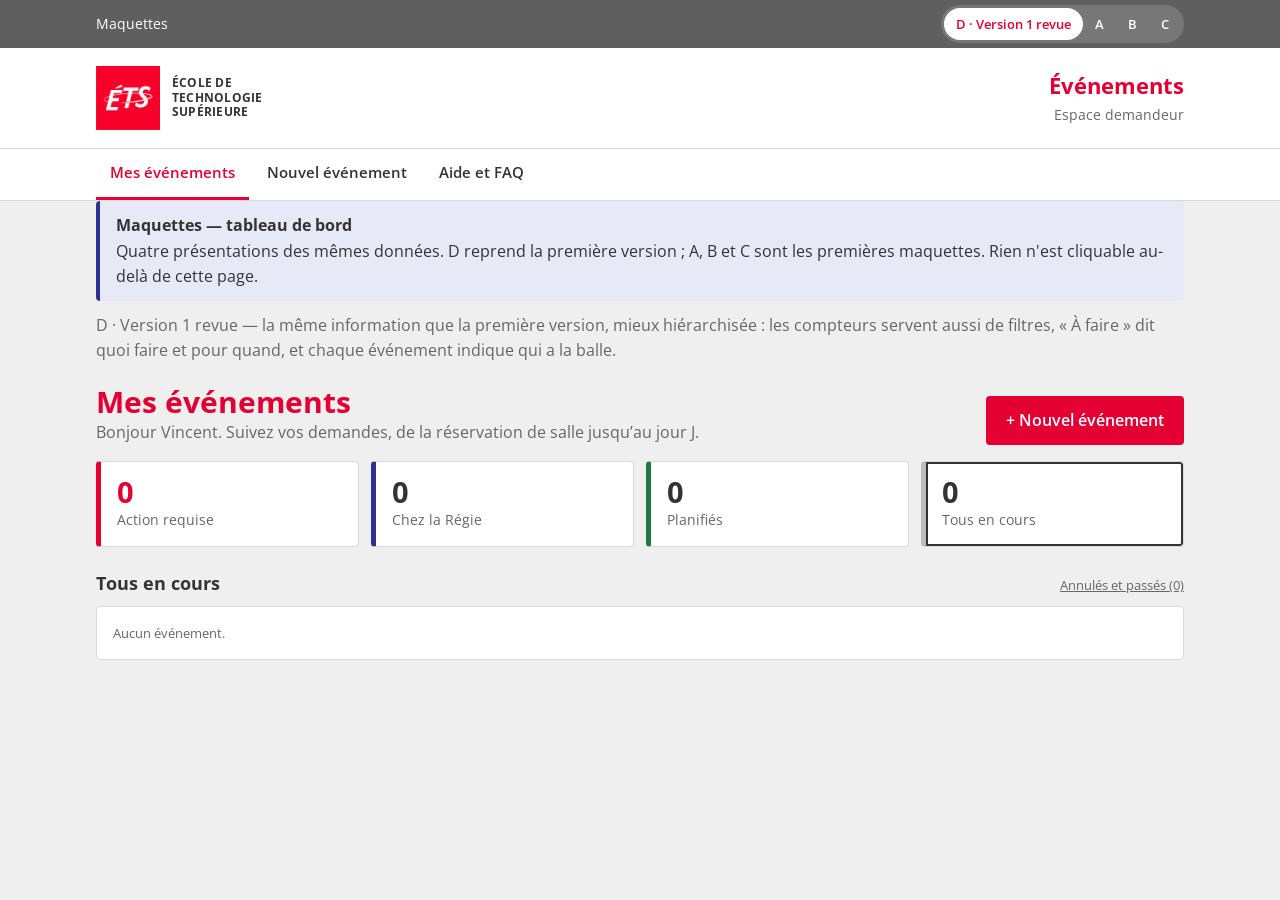
<file: maquettes/tableau-de-bord.html>
<!doctype html>
<html lang="fr-CA">
<head>
  <meta charset="utf-8">
  <meta name="viewport" content="width=device-width, initial-scale=1">
  <title>Tableau de bord — propositions</title>
  <link rel="stylesheet" href="https://fonts.googleapis.com/css2?family=Open+Sans:wght@400;600;700&display=swap">
  <link rel="stylesheet" href="../css/ets.css?v=1792436628">
  <style>
    /* Sélecteur de proposition */
    .choix { display: flex; gap: 8px; flex-wrap: wrap; margin-bottom: 8px; }
    .choix button { font: inherit; font-weight: 600; padding: 10px 16px; border: 2px solid var(--bordure); background: #fff; border-radius: var(--rayon); cursor: pointer; }
    .choix button[aria-pressed="true"] { border-color: var(--rouge); color: var(--rouge); }
    .intention { color: var(--texte-doux); margin-bottom: 20px; }

    /* Barre de navigation entre propositions, toujours visible */
    .barre-maquettes { position: sticky; top: 0; z-index: 5; }
    .segments { display: inline-flex; background: rgba(255,255,255,.15); border-radius: 999px; padding: 3px; }
    .segments button { font: inherit; font-size: .82rem; font-weight: 600; color: #fff; background: none; border: 0; border-radius: 999px; padding: 6px 12px; cursor: pointer; white-space: nowrap; }
    .segments button[aria-pressed="true"] { background: #fff; color: var(--rouge); }
    .barre-maquettes .barre-outils__interieur { justify-content: center; }
    @media (min-width: 601px) { .barre-maquettes .barre-outils__interieur { justify-content: space-between; } }
    @media (max-width: 600px) { .etiquette-maquettes { display: none; } .segments button { padding: 6px 10px; font-size: .78rem; } }

    /* Communs */
    .ligne { display: flex; align-items: center; gap: 12px; }
    .mini-date { flex: none; width: 52px; text-align: center; line-height: 1.1; }
    .mini-date b { display: block; font-size: 1.35rem; color: var(--rouge); }
    .mini-date span { font-size: .7rem; text-transform: uppercase; font-weight: 600; color: var(--texte-doux); }
    .titre-ev { font-weight: 700; color: var(--texte); text-decoration: none; }
    .titre-ev:hover { color: var(--rouge); }
    .meta { font-size: .82rem; color: var(--texte-doux); }
    .compte { display: inline-grid; place-items: center; min-width: 24px; height: 24px; padding: 0 7px; border-radius: 999px; background: #E2E2E2; font-size: .78rem; font-weight: 700; margin-left: 6px; vertical-align: 2px; }
    .compte--rouge { background: var(--rouge); color: #fff; }


    /* D — Version 1 revue */
    .d-tuiles { display: grid; gap: 12px; grid-template-columns: repeat(4, minmax(0,1fr)); margin-bottom: 24px; }
    @media (max-width: 700px) { .d-tuiles { grid-template-columns: 1fr 1fr; } }
    .d-tuile { font: inherit; text-align: left; background: #fff; border: 1px solid var(--bordure); border-left: 5px solid #BDBDBD; border-radius: var(--rayon); padding: 14px 16px; cursor: pointer; color: var(--texte); }
    .d-tuile b { display: block; font-size: 1.8rem; line-height: 1.1; }
    .d-tuile span { font-size: .85rem; color: var(--texte-doux); }
    .d-tuile:hover { border-color: #999; }
    .d-tuile[aria-pressed="true"] { box-shadow: inset 0 0 0 2px var(--texte); }
    .d-tuile--rouge { border-left-color: var(--rouge); } .d-tuile--rouge b { color: var(--rouge); }
    .d-tuile--bleu { border-left-color: var(--bleu); }
    .d-tuile--vert { border-left-color: var(--vert); }
    .d-section { display: flex; align-items: baseline; justify-content: space-between; gap: 12px; margin: 0 0 10px; }
    .d-section h2 { margin: 0; font-size: 1.15rem; }
    .d-afaire { background: #fff; border: 1px solid var(--bordure); border-top: 4px solid var(--rouge); border-radius: var(--rayon); margin-bottom: 28px; }
    .d-tache { display: grid; grid-template-columns: 56px minmax(0,1fr) auto; gap: 14px; align-items: center; padding: 14px 16px; border-bottom: 1px solid var(--bordure); }
    .d-tache:last-child { border-bottom: 0; }
    .d-tache .verbe { font-weight: 700; }
    .d-tache .echeance { font-size: .78rem; font-weight: 700; color: var(--rouge); }
    @media (max-width: 600px) { .d-tache { grid-template-columns: 48px minmax(0,1fr); } .d-tache .bouton { grid-column: 2; justify-self: start; } }
    .d-liste { background: #fff; border: 1px solid var(--bordure); border-radius: var(--rayon); }
    .d-ev { display: grid; grid-template-columns: 56px minmax(0,1fr) 170px; gap: 14px; align-items: center; padding: 14px 16px; border-bottom: 1px solid var(--bordure); text-decoration: none; color: inherit; }
    .d-ev:last-child { border-bottom: 0; }
    .d-ev:hover { background: #FAFAFA; color: inherit; }
    .d-ev .etat { text-align: right; }
    .d-ev .prochain { font-size: .78rem; color: var(--texte-doux); margin-top: 4px; }
    .d-ev .prochain--vous { color: var(--rouge); font-weight: 700; }
    @media (max-width: 600px) { .d-ev { grid-template-columns: 48px minmax(0,1fr); } .d-ev .etat { grid-column: 2; text-align: left; } }

    /* A — Priorités */
    .a-actions { display: grid; gap: 12px; grid-template-columns: repeat(auto-fit, minmax(240px, 1fr)); margin-bottom: 28px; }
    .a-action { background: #fff; border: 1px solid var(--bordure); border-top: 4px solid var(--rouge); border-radius: var(--rayon); padding: 16px; display: flex; flex-direction: column; gap: 6px; }
    .a-action .quoi { font-size: .75rem; font-weight: 700; text-transform: uppercase; letter-spacing: .04em; color: var(--rouge); }
    .a-action .bouton { margin-top: auto; align-self: flex-start; }
    .a-groupe { margin-bottom: 24px; }
    .a-groupe h2 { font-size: 1.05rem; border-bottom: 2px solid var(--texte); padding-bottom: 6px; }
    .a-ligne { display: grid; grid-template-columns: 52px minmax(0,1fr) auto; gap: 14px; align-items: center; padding: 12px 4px; border-bottom: 1px solid var(--bordure); }
    .a-ligne:hover { background: #fafafa; }
    .a-calme { color: var(--texte-doux); font-size: .9rem; padding: 10px 4px; }

    /* B — Parcours (colonnes) */
    .b-colonnes { display: grid; gap: 12px; grid-template-columns: repeat(4, minmax(220px, 1fr)); overflow-x: auto; padding-bottom: 8px; }
    .b-col { background: #E6E6E6; border-radius: var(--rayon); padding: 10px; min-height: 200px; }
    .b-col h2 { font-size: .9rem; margin: 2px 4px 4px; }
    .b-col .qui { font-size: .75rem; color: var(--texte-doux); margin: 0 4px 10px; }
    .b-col--vous { background: var(--rouge-pale); }
    .b-carte { display: block; background: #fff; border-radius: var(--rayon); padding: 12px; margin-bottom: 8px; box-shadow: var(--ombre); text-decoration: none; color: inherit; border-left: 4px solid transparent; }
    .b-carte:hover { box-shadow: 0 2px 8px rgba(0,0,0,.15); color: inherit; }
    .b-carte--urgent { border-left-color: var(--rouge); }
    .b-carte .faire { font-size: .8rem; font-weight: 700; color: var(--rouge); margin-top: 6px; }
    .b-pied { margin-top: 14px; font-size: .85rem; }

    /* C — Agenda */
    .c-grille { display: grid; gap: 24px; grid-template-columns: 300px minmax(0,1fr); align-items: start; }
    @media (max-width: 860px) { .c-grille { grid-template-columns: 1fr; } }
    .c-panneau { position: sticky; top: 16px; }
    .c-panneau .carte h2 { font-size: 1rem; }
    .c-todo { list-style: none; margin: 0; padding: 0; }
    .c-todo li { padding: 10px 0; border-bottom: 1px solid var(--bordure); }
    .c-todo li:last-child { border: 0; }
    .c-todo a { font-weight: 700; text-decoration: none; }
    .c-mois { font-size: .8rem; font-weight: 700; text-transform: uppercase; letter-spacing: .06em; color: var(--texte-doux); margin: 22px 0 8px; }
    .c-mois:first-child { margin-top: 0; }
    .c-ev { display: grid; grid-template-columns: 64px 14px minmax(0,1fr) auto; gap: 12px; align-items: stretch; text-decoration: none; color: inherit; }
    .c-ev .jour { text-align: right; padding: 12px 0; line-height: 1.1; }
    .c-ev .jour b { display: block; font-size: 1.4rem; }
    .c-ev .jour span { font-size: .72rem; color: var(--texte-doux); text-transform: uppercase; font-weight: 600; }
    .c-ev .rail { position: relative; }
    .c-ev .rail::before { content: ""; position: absolute; left: 6px; top: 0; bottom: 0; width: 2px; background: var(--bordure); }
    .c-ev .rail::after { content: ""; position: absolute; left: 1px; top: 18px; width: 12px; height: 12px; border-radius: 50%; background: #fff; border: 2px solid #999; }
    .c-ev[data-ton="rouge"] .rail::after { background: var(--rouge); border-color: var(--rouge); }
    .c-ev[data-ton="vert"] .rail::after { background: var(--vert); border-color: var(--vert); }
    .c-ev .corps { background: #fff; border: 1px solid var(--bordure); border-radius: var(--rayon); padding: 12px 14px; margin: 4px 0; }
    .c-ev:hover .corps { border-color: var(--rouge); }
    .c-ev .droite { display: none; }
    .c-progression { display: flex; gap: 3px; margin-top: 8px; }
    .c-progression i { flex: 1; height: 5px; border-radius: 3px; background: #E2E2E2; }
    .c-progression i.ok { background: var(--vert); }
    .c-progression i.ici { background: var(--rouge); }
    .c-etape { font-size: .75rem; color: var(--texte-doux); margin-top: 4px; }
    .c-ev[data-ton="gris"] .corps { opacity: .6; }
    @media (max-width: 600px) { .c-ev { grid-template-columns: 44px 14px minmax(0,1fr); } }
  </style>
</head>
<body>
  <div class="barre-outils barre-maquettes"><div class="conteneur barre-outils__interieur">
    <span class="etiquette-maquettes">Maquettes</span>
    <div class="segments" role="group" aria-label="Proposition">
      <button data-p="d" aria-pressed="true">D · Version 1 revue</button><button data-p="a" aria-pressed="false">A</button><button data-p="b" aria-pressed="false">B</button><button data-p="c" aria-pressed="false">C</button>
    </div></div></div>
  <header class="entete">
    <div class="conteneur entete__interieur">
      <span class="marque"><img src="../assets/logo-ets.png?v=1792436628" alt="" width="64" height="64"><span class="marque__texte">École de<br>technologie<br>supérieure</span></span>
      <div class="entete__app"><span class="entete__titre">Événements</span><span class="entete__sous-titre">Espace demandeur</span></div>
    </div>
    <nav class="nav-principale"><div class="conteneur"><a aria-current="page">Mes événements</a><a>Nouvel événement</a><a>Aide et FAQ</a></div></nav>
  </header>

  <main class="conteneur" id="contenu">
    <div class="avis no-print" style="margin-bottom:12px"><strong>Maquettes — tableau de bord</strong>
      Quatre présentations des mêmes données. D reprend la première version ; A, B et C sont les premières maquettes. Rien n'est cliquable au-delà de cette page.</div>
    <p class="intention" id="intention"></p>
    <div id="vue"></div>
  </main>

  <script src="../js/services.js?v=1792436628"></script>
  <script>
  (async function () {
    const S = window.Services;
    const MOIS = ['janv.', 'févr.', 'mars', 'avr.', 'mai', 'juin', 'juill.', 'août', 'sept.', 'oct.', 'nov.', 'déc.'];
    const MOIS_LONGS = ['janvier', 'février', 'mars', 'avril', 'mai', 'juin', 'juillet', 'août', 'septembre', 'octobre', 'novembre', 'décembre'];
    const JOURS = ['dim.', 'lun.', 'mar.', 'mer.', 'jeu.', 'ven.', 'sam.'];
    const h = (v) => String(v ?? '').replace(/[&<>"]/g, (c) => ({ '&': '&amp;', '<': '&lt;', '>': '&gt;', '"': '&quot;' }[c]));
    const d = (iso) => new Date(iso + 'T00:00:00');
    const heure = (t) => (t || '').replace(/^0/, '').replace(':', ' h ').replace(' h 00', ' h');
    const salle = (id) => (S.SALLES.find((s) => s.id === id) || { nom: id }).nom.split(' — ')[0];
    const dans = (n) => n === 0 ? 'aujourd’hui' : n === 1 ? 'demain' : n > 0 ? `dans ${n} j` : `il y a ${-n} j`;
    const statut = (e) => `<span class="statut statut--${S.STATUTS[e.statut].classe}">${S.STATUTS[e.statut].libelle}</span>`;
    const lien = (e) => '../index.html#/evenement/' + e.id;

    const tous = (await S.MFiles.mesDemandes()).sort((a, b) => a.date.localeCompare(b.date));
    const j = (e) => S.joursAvant(e.date);

    // Même logique que l'app : ce que le demandeur doit faire.
    function action(e) {
      if (e.statut === 'salle') return { quoi: 'Demande à compléter', verbe: 'Compléter la demande' };
      if (e.statut === 'fiche') return { quoi: 'Fiche à valider', verbe: 'Valider la fiche' };
      if (e.statut === 'revision') return { quoi: 'La Régie attend une réponse', verbe: 'Répondre' };
      if (e.statut === 'planifie' && j(e) >= 0 && j(e) <= 10) {
        const n = Object.values(e.verifications || {}).filter(Boolean).length;
        if (n < 4) return { quoi: `Vérifications J-${j(e)} (${n}/4)`, verbe: 'Vérifier' };
      }
      return null;
    }
    const actifs = tous.filter((e) => e.statut !== 'annule' && j(e) >= 0);
    const urgents = actifs.filter(action);
    const clos = tous.filter((e) => e.statut === 'annule' || j(e) < 0);

    // --- D : Version 1 revue -------------------------------------------
    let filtreD = 'actifs';
    function vueD() {
      const qui = (e) => ['attente', 'traitement'].includes(e.statut) ? 'La Régie prépare la fiche' : e.statut === 'planifie' ? 'Salle confirmée' : e.statut === 'annule' ? 'Annulé' : '';
      const filtres = {
        action: ['Action requise', 'rouge', urgents],
        regie: ['Chez la Régie', 'bleu', actifs.filter((e) => ['attente', 'traitement'].includes(e.statut))],
        planifies: ['Planifiés', 'vert', actifs.filter((e) => e.statut === 'planifie')],
        actifs: ['Tous en cours', '', actifs],
      };
      const [titreListe, , liste] = filtres[filtreD];
      const date = (e) => `<div class="mini-date"><b>${d(e.date).getDate()}</b><span>${MOIS[d(e.date).getMonth()]}</span></div>`;
      return `
        <div class="entete-page"><div><h1>Mes événements</h1>
          <p class="doux" style="margin:0">Bonjour Vincent. Suivez vos demandes, de la réservation de salle jusqu’au jour J.</p></div>
          <a class="bouton" href="#">+ Nouvel événement</a></div>

        <div class="d-tuiles" role="group" aria-label="Filtrer la liste">
          ${Object.entries(filtres).map(([k, [l, c, x]]) => `<button class="d-tuile ${c ? 'd-tuile--' + c : ''}" data-fd="${k}" aria-pressed="${k === filtreD}"><b>${x.length}</b><span>${l}</span></button>`).join('')}
        </div>

        ${urgents.length ? `<div class="d-section"><h2>À faire</h2><span class="meta">${urgents.length} action${urgents.length > 1 ? 's' : ''} de votre part</span></div>
        <div class="d-afaire">${urgents.map((e) => { const a = action(e); return `<div class="d-tache">${date(e)}
          <div><div class="verbe">${a.verbe}</div><div class="meta">${h(e.titre)}</div><div class="echeance">${a.quoi} · événement ${dans(j(e))}</div></div>
          <a class="bouton bouton--secondaire" href="${lien(e)}">Ouvrir</a></div>`; }).join('')}</div>` : ''}

        <div class="d-section"><h2>${titreListe}</h2><a class="meta" href="#">Annulés et passés (${clos.length})</a></div>
        <div class="d-liste">${liste.length ? liste.map((e) => { const a = action(e); return `<a class="d-ev" href="${lien(e)}">${date(e)}
          <div><div class="titre-ev">${h(e.titre)}</div><div class="meta">${heure(e.debut)} – ${heure(e.fin)} · ${h(salle(e.salles[0]))} · ${h(e.participants || '?')} pers.</div></div>
          <div class="etat">${statut(e)}<div class="prochain ${a ? 'prochain--vous' : ''}">${a ? '→ ' + a.verbe : qui(e)} · ${dans(j(e))}</div></div></a>`; }).join('') : '<p class="meta" style="padding:16px;margin:0">Aucun événement.</p>'}</div>`;
    }
    document.addEventListener('click', (ev) => { const t = ev.target.closest('[data-fd]'); if (t) { filtreD = t.dataset.fd; montrer('d', true); } });

    // --- A : Priorités ----------------------------------------------------
    function vueA() {
      const ligne = (e) => `<div class="a-ligne">
        <div class="mini-date"><b>${d(e.date).getDate()}</b><span>${MOIS[d(e.date).getMonth()]}</span></div>
        <div><a class="titre-ev" href="${lien(e)}">${h(e.titre)}</a><div class="meta">${heure(e.debut)} – ${heure(e.fin)} · ${h(salle(e.salles[0]))} · ${dans(j(e))}</div></div>
        <div>${statut(e)}</div></div>`;
      const groupe = (titre, liste, vide) => `<section class="a-groupe"><h2>${titre}<span class="compte">${liste.length}</span></h2>
        ${liste.length ? liste.map(ligne).join('') : `<div class="a-calme">${vide}</div>`}</section>`;
      return `
        <h1 style="margin-bottom:4px">Bonjour Vincent</h1>
        <p class="doux" style="margin-bottom:20px">${urgents.length ? `<b style="color:var(--rouge)">${urgents.length} action${urgents.length > 1 ? 's' : ''}</b> attendent votre intervention.` : 'Rien ne vous attend : tout suit son cours.'}</p>
        <div class="a-actions">${urgents.map((e) => { const a = action(e); return `<div class="a-action">
          <span class="quoi">${a.quoi}</span>
          <a class="titre-ev" href="${lien(e)}">${h(e.titre)}</a>
          <span class="meta">${d(e.date).getDate()} ${MOIS_LONGS[d(e.date).getMonth()]} · ${dans(j(e))}</span>
          <a class="bouton" href="${lien(e)}" style="margin-top:10px">${a.verbe}</a></div>`; }).join('')}</div>
        <div style="display:flex;justify-content:space-between;align-items:center;gap:12px;flex-wrap:wrap;margin-bottom:12px">
          <h2 style="margin:0">Tous mes événements</h2><a class="bouton bouton--secondaire" href="#">+ Nouvel événement</a></div>
        ${groupe('Chez la Régie des événements', actifs.filter((e) => ['attente', 'traitement'].includes(e.statut)), 'Aucune demande en traitement.')}
        ${groupe('Planifiés', actifs.filter((e) => e.statut === 'planifie'), 'Aucun événement planifié.')}
        <details><summary class="doux" style="cursor:pointer;font-weight:600">Annulés et passés (${clos.length})</summary>${clos.map(ligne).join('')}</details>`;
    }

    // --- B : Parcours -----------------------------------------------------
    function vueB() {
      const cols = [
        ['À compléter', 'Vous', (e) => e.statut === 'salle', true],
        ['Chez la Régie', 'La Régie prépare la fiche', (e) => ['attente', 'traitement'].includes(e.statut)],
        ['À valider', 'Vous', (e) => ['fiche', 'revision'].includes(e.statut), true],
        ['Planifiés', 'Prêts — vérifications 10 jours avant', (e) => e.statut === 'planifie'],
      ];
      const carte = (e) => { const a = action(e); return `<a class="b-carte ${a ? 'b-carte--urgent' : ''}" href="${lien(e)}">
        <div class="ligne"><div class="mini-date"><b>${d(e.date).getDate()}</b><span>${MOIS[d(e.date).getMonth()]}</span></div>
        <div><div class="titre-ev">${h(e.titre)}</div><div class="meta">${heure(e.debut)} · ${h(salle(e.salles[0]))}</div></div></div>
        ${a ? `<div class="faire">→ ${a.verbe}</div>` : `<div class="meta" style="margin-top:6px">${S.STATUTS[e.statut].libelle} · ${dans(j(e))}</div>`}</a>`; };
      return `
        <div class="entete-page"><div><h1>Mes événements</h1>
          <p class="doux" style="margin:0">Chaque colonne est une étape du processus. Les colonnes roses attendent une action de votre part.</p></div>
          <a class="bouton" href="#">+ Nouvel événement</a></div>
        <div class="b-colonnes">${cols.map(([t, qui, f, vous]) => { const l = actifs.filter(f); return `<section class="b-col ${vous ? 'b-col--vous' : ''}">
          <h2>${t}<span class="compte ${vous && l.length ? 'compte--rouge' : ''}">${l.length}</span></h2><p class="qui">${qui}</p>
          ${l.map(carte).join('') || '<p class="meta" style="margin:4px">—</p>'}</section>`; }).join('')}</div>
        <p class="b-pied doux">${clos.length} événement(s) annulé(s) ou passé(s) · <a href="#">Voir l’archive</a></p>`;
    }

    // --- C : Agenda -------------------------------------------------------
    function vueC() {
      const rang = { salle: 1, attente: 2, traitement: 2, fiche: 3, revision: 3, planifie: 4 };
      const ev = (e) => {
        const a = action(e), r = rang[e.statut] || 0;
        const ton = e.statut === 'annule' ? 'gris' : a ? 'rouge' : e.statut === 'planifie' ? 'vert' : '';
        return `<a class="c-ev" href="${lien(e)}" data-ton="${ton}">
          <div class="jour"><b>${d(e.date).getDate()}</b><span>${JOURS[d(e.date).getDay()]}</span></div>
          <div class="rail"></div>
          <div class="corps">
            <div style="display:flex;justify-content:space-between;gap:10px;flex-wrap:wrap"><span class="titre-ev">${h(e.titre)}</span>${statut(e)}</div>
            <div class="meta">${heure(e.debut)} – ${heure(e.fin)} · ${h(salle(e.salles[0]))} · ${h(e.participants || '?')} pers.</div>
            ${e.statut !== 'annule' ? `<div class="c-progression" aria-hidden="true">${[1, 2, 3, 4].map((k) => `<i class="${k < r || (k === 4 && r === 4) ? 'ok' : k === r ? (a ? 'ici' : 'ok') : ''}"></i>`).join('')}</div>
            <div class="c-etape">${a ? '<b style="color:var(--rouge)">→ ' + a.verbe + '</b>' : ['', 'Salle réservée', 'Demande transmise à la Régie', 'Fiche proposée', 'Planifié — salle confirmée'][r]}</div>` : ''}
          </div></a>`;
      };
      const parMois = {};
      tous.filter((e) => j(e) >= 0).forEach((e) => { const k = e.date.slice(0, 7); (parMois[k] = parMois[k] || []).push(e); });
      return `
        <div class="c-grille">
          <aside class="c-panneau">
            <section class="carte"><h2>À faire <span class="compte compte--rouge">${urgents.length}</span></h2>
              <ul class="c-todo">${urgents.map((e) => `<li><a href="${lien(e)}">${action(e).verbe}</a><div class="meta">${h(e.titre)} · ${dans(j(e))}</div></li>`).join('')}</ul></section>
            <section class="carte"><h2>En bref</h2>
              <p class="petit" style="margin:0">${actifs.filter((e) => ['attente', 'traitement'].includes(e.statut)).length} chez la Régie<br>
              ${actifs.filter((e) => e.statut === 'planifie').length} planifié(s)<br>${clos.length} annulé(s) ou passé(s)</p></section>
            <a class="bouton" href="#" style="width:100%">+ Nouvel événement</a>
          </aside>
          <section>
            <h1>Mon agenda d’événements</h1>
            ${Object.entries(parMois).map(([k, l]) => `<div class="c-mois">${MOIS_LONGS[+k.slice(5) - 1]} ${k.slice(0, 4)}</div>${l.map(ev).join('')}`).join('')}
          </section>
        </div>`;
    }

    const VUES = {
      d: [vueD, 'D · Version 1 revue — la même information que la première version, mieux hiérarchisée : les compteurs servent aussi de filtres, « À faire » dit quoi faire et pour quand, et chaque événement indique qui a la balle.'],
      a: [vueA, 'A · Priorités — ce qui vous attend en grandes cartes en tête, puis le reste regroupé par situation. Pour qui veut savoir en une seconde « qu’est-ce que je dois faire ? ».'],
      b: [vueB, 'B · Parcours — une colonne par étape du processus, comme un tableau Kanban. Montre d’un coup d’œil où en est chaque événement et qui a la balle (vous ou la Régie).'],
      c: [vueC, 'C · Agenda — les événements dans l’ordre du calendrier, groupés par mois, avec une barre de progression; les actions restent dans une colonne fixe à gauche. Pour qui pense « par date ».'],
    };
    function montrer(p, garderDefilement) {
      document.querySelectorAll('[data-p]').forEach((b) => b.setAttribute('aria-pressed', b.dataset.p === p));
      document.getElementById('vue').innerHTML = VUES[p][0]();
      document.getElementById('intention').textContent = VUES[p][1];
      try { history.replaceState(null, '', '#' + p); } catch (_) {}
      if (!garderDefilement) window.scrollTo(0, 0);
    }
    document.querySelectorAll('[data-p]').forEach((b) => b.onclick = () => montrer(b.dataset.p));
    const depuisAncre = () => montrer(VUES[location.hash.slice(1)] ? location.hash.slice(1) : 'd');
    window.addEventListener('hashchange', depuisAncre);
    depuisAncre();
  })();
  </script>
</body>
</html>
</file>
<file: css/ets.css>
/* Identité ÉTS, relevée sur l'intranet (sept. 2026) :
   Open Sans, texte #333, titres rouges Pantone 185C (#E40032), gris #666,
   fond de page gris pâle et contenus sur cartes blanches. */
:root {
  --rouge: #E40032;
  --rouge-fonce: #B80028;
  --rouge-pale: #FDE8EC;
  --gris: #666666;
  --gris-barre: #5F5F5F;
  --texte: #333333;
  --texte-doux: #666666;
  --fond: #EFEFEF;
  --carte: #FFFFFF;
  --bordure: #D9D9D9;
  --bleu: #2E3192;
  --vert: #1E7B45;
  --vert-pale: #E4F3EA;
  --ambre: #8A5A00;
  --ambre-pale: #FFF3D6;
  --bleu-pale: #E8E9F6;
  --rayon: 4px;
  --ombre: 0 1px 2px rgba(0,0,0,.08);
}

* { box-sizing: border-box; }
html { -webkit-text-size-adjust: 100%; }
body {
  margin: 0; background: var(--fond); color: var(--texte);
  font: 16px/1.55 "Open Sans", "Fira Sans", Helvetica, Arial, sans-serif;
}
a { color: var(--rouge); }
a:hover { color: var(--rouge-fonce); }
h1, h2, h3 { line-height: 1.25; margin: 0 0 .6em; }
h1 { color: var(--rouge); font-size: 1.87rem; font-weight: 700; }
h2 { font-size: 1.35rem; font-weight: 700; }
h3 { font-size: 1.08rem; font-weight: 700; }
p { margin: 0 0 1em; }
:focus-visible { outline: 3px solid var(--bleu); outline-offset: 2px; }

.conteneur { max-width: 1120px; margin: 0 auto; padding: 0 16px; }
.evitement { position: absolute; left: -9999px; }
.evitement:focus { left: 16px; top: 8px; z-index: 10; background: #fff; padding: 8px; }

/* Barre grise et profil */
.barre-outils { background: var(--gris-barre); color: #fff; font-size: .875rem; }
.barre-outils__interieur { display: flex; align-items: center; justify-content: space-between; min-height: 48px; gap: 12px; }
.profil { display: flex; align-items: center; gap: 10px; }
.profil select { font: inherit; font-size: .8rem; border-radius: var(--rayon); border: 0; padding: 4px 6px; max-width: 170px; }
.avatar { width: 34px; height: 34px; border-radius: 50%; background: #fff; color: var(--gris-barre);
  display: grid; place-items: center; font-weight: 700; font-size: .8rem; flex: none; }

/* En-tête */
.entete { background: #fff; border-bottom: 1px solid var(--bordure); }
.entete__interieur { display: flex; align-items: center; justify-content: space-between; gap: 16px; padding-top: 18px; padding-bottom: 18px; }
.marque { display: flex; align-items: center; gap: 12px; text-decoration: none; color: var(--texte); }
.marque img { display: block; width: 64px; height: 64px; }
.marque__texte { font-weight: 700; font-size: .78rem; line-height: 1.15; text-transform: uppercase; letter-spacing: .02em; }
.entete__app { text-align: right; }
.entete__titre { display: block; color: var(--rouge); font-weight: 700; font-size: 1.35rem; }
.entete__sous-titre { color: var(--texte-doux); font-size: .9rem; }
.nav-principale { border-top: 1px solid var(--bordure); }
.nav-principale .conteneur { display: flex; gap: 4px; overflow-x: auto; }
.nav-principale a { padding: 12px 14px; color: var(--texte); text-decoration: none; font-weight: 600; font-size: .95rem;
  border-bottom: 3px solid transparent; white-space: nowrap; }
.nav-principale a:hover { color: var(--rouge); }
.nav-principale a[aria-current="page"] { color: var(--rouge); border-bottom-color: var(--rouge); }

main { padding-top: 24px; padding-bottom: 48px; min-height: 60vh; outline: none; }
.fil { font-size: .85rem; color: var(--texte-doux); margin-bottom: 10px; }
.fil a { color: var(--texte-doux); }

/* Cartes et grilles */
.carte { background: var(--carte); border: 1px solid var(--bordure); border-radius: var(--rayon); box-shadow: var(--ombre); padding: 20px; margin-bottom: 16px; }
.carte > :last-child { margin-bottom: 0; }
.grille { display: grid; gap: 16px; }
.grille-2 { grid-template-columns: repeat(auto-fit, minmax(280px, 1fr)); }
.grille-3 { grid-template-columns: repeat(auto-fit, minmax(220px, 1fr)); }
.mise-en-page { display: grid; gap: 20px; grid-template-columns: minmax(0, 1fr) 320px; align-items: start; }
@media (max-width: 860px) { .mise-en-page { grid-template-columns: 1fr; } }
.entete-page { display: flex; flex-wrap: wrap; align-items: flex-end; justify-content: space-between; gap: 12px; margin-bottom: 16px; }
.entete-page h1 { margin: 0; }
.doux { color: var(--texte-doux); }
.petit { font-size: .875rem; }

/* Boutons */
.bouton { display: inline-flex; align-items: center; justify-content: center; gap: 6px; font: inherit; font-weight: 600;
  border-radius: var(--rayon); padding: 10px 18px; border: 2px solid var(--rouge); background: var(--rouge); color: #fff;
  cursor: pointer; text-decoration: none; min-height: 44px; }
.bouton:hover { background: var(--rouge-fonce); border-color: var(--rouge-fonce); color: #fff; }
.bouton--secondaire { background: #fff; color: var(--rouge); }
.bouton--secondaire:hover { background: var(--rouge-pale); color: var(--rouge-fonce); }
.bouton--neutre { background: #fff; color: var(--texte); border-color: var(--bordure); }
.bouton--neutre:hover { background: #f5f5f5; color: var(--texte); border-color: #bbb; }
.bouton[disabled] { opacity: .45; cursor: not-allowed; }
.lien { background: none; border: 0; padding: 0; font: inherit; color: inherit; text-decoration: underline; cursor: pointer; }
.actions { display: flex; flex-wrap: wrap; gap: 10px; margin-top: 16px; }
.actions--fin { justify-content: space-between; }

/* Statuts */
.statut { display: inline-block; font-size: .78rem; font-weight: 700; padding: 3px 10px; border-radius: 999px; white-space: nowrap; }
.statut--attente { background: #EDEDED; color: #444; }
.statut--traitement { background: var(--bleu-pale); color: var(--bleu); }
.statut--fiche, .statut--revision { background: var(--ambre-pale); color: var(--ambre); }
.statut--planifie { background: var(--vert-pale); color: var(--vert); }
.statut--annule { background: #F3F3F3; color: #777; text-decoration: line-through; }
.statut--salle { background: var(--rouge-pale); color: var(--rouge-fonce); }

/* Avis */
.avis { border-left: 4px solid var(--bleu); background: var(--bleu-pale); padding: 12px 16px; border-radius: var(--rayon); margin-bottom: 16px; }
.avis--alerte { border-color: #C77700; background: var(--ambre-pale); }
.avis--action { border-color: var(--rouge); background: var(--rouge-pale); }
.avis--succes { border-color: var(--vert); background: var(--vert-pale); }
.avis > :last-child { margin-bottom: 0; }
.avis strong:first-child { display: block; margin-bottom: 2px; }

/* Tableau de bord */
.stats { display: grid; grid-template-columns: repeat(auto-fit, minmax(150px, 1fr)); gap: 12px; margin-bottom: 20px; }
.stat { background: #fff; border: 1px solid var(--bordure); border-radius: var(--rayon); padding: 14px 16px; }
.stat { display: block; text-decoration: none; transition: border-color .15s, box-shadow .15s; }
a.stat:hover, a.stat:focus-visible { border-color: var(--bleu); box-shadow: 0 2px 8px rgba(0,0,0,.08); }
.stat b { display: block; font-size: 1.6rem; color: var(--texte); }
.stat span { font-size: .85rem; color: var(--texte-doux); }
.stat--action b { color: var(--rouge); }
.liste-evenements { list-style: none; margin: 0; padding: 0; }
.evenement { display: grid; grid-template-columns: 76px minmax(0, 1fr) auto; gap: 16px; align-items: center;
  background: #fff; border: 1px solid var(--bordure); border-radius: var(--rayon); padding: 14px 16px; margin-bottom: 10px;
  text-decoration: none; color: inherit; }
.evenement:hover { border-color: var(--rouge); color: inherit; }
.date-bloc { text-align: center; border-right: 1px solid var(--bordure); padding-right: 14px; }
.date-bloc b { display: block; font-size: 1.6rem; color: var(--rouge); line-height: 1.1; }
.date-bloc span { font-size: .75rem; text-transform: uppercase; color: var(--texte-doux); font-weight: 600; }
.evenement h3 { margin: 0 0 2px; }
.evenement__meta { font-size: .85rem; color: var(--texte-doux); }
.evenement__suite { font-size: .85rem; font-weight: 600; color: var(--rouge); margin-top: 4px; }
.evenement__droite { text-align: right; }
@media (max-width: 600px) {
  .evenement { grid-template-columns: 60px minmax(0, 1fr); }
  .evenement__droite { grid-column: 1 / -1; text-align: left; }
}
.filtres { display: flex; flex-wrap: wrap; gap: 6px; margin-bottom: 12px; }
.filtre { font: inherit; font-size: .85rem; font-weight: 600; border: 1px solid var(--bordure); background: #fff; border-radius: 999px; padding: 6px 12px; cursor: pointer; }
.filtre[aria-pressed="true"] { background: var(--texte); border-color: var(--texte); color: #fff; }

/* Étapes (parcours) */
.etapes { list-style: none; display: flex; margin: 0 0 20px; padding: 0; counter-reset: e; background: #fff; border: 1px solid var(--bordure); border-radius: var(--rayon); overflow-x: auto; }
.etapes li { flex: 1; min-width: 120px; padding: 12px 14px; font-size: .85rem; color: var(--texte-doux); border-bottom: 3px solid transparent; counter-increment: e; }
.etapes li::before { content: counter(e); display: inline-grid; place-items: center; width: 24px; height: 24px; border-radius: 50%;
  border: 2px solid currentColor; font-weight: 700; font-size: .75rem; margin-right: 8px; }
.etapes li[data-etat="courante"] { color: var(--rouge); border-bottom-color: var(--rouge); font-weight: 700; }
.etapes li[data-etat="faite"] { color: var(--vert); }
.etapes li[data-etat="faite"]::before { content: "✓"; }

/* Chronologie du processus */
.chrono { list-style: none; margin: 0; padding: 0; }
.chrono li { position: relative; padding: 0 0 16px 30px; font-size: .9rem; }
.chrono li::before { content: ""; position: absolute; left: 7px; top: 20px; bottom: 0; width: 2px; background: var(--bordure); }
.chrono li:last-child::before { display: none; }
.chrono li::after { content: ""; position: absolute; left: 0; top: 3px; width: 16px; height: 16px; border-radius: 50%; border: 2px solid var(--bordure); background: #fff; }
.chrono li[data-etat="faite"]::after { background: var(--vert); border-color: var(--vert); }
.chrono li[data-etat="courante"]::after { background: var(--rouge); border-color: var(--rouge); box-shadow: 0 0 0 4px var(--rouge-pale); }
.chrono b { display: block; }
.chrono span { color: var(--texte-doux); font-size: .82rem; }

/* Formulaires */
.champ { margin-bottom: 16px; }
.champ label, .champ legend, .etiquette { display: block; font-weight: 600; margin-bottom: 4px; }
.champ .aide { font-size: .83rem; color: var(--texte-doux); margin: -2px 0 6px; }
.requis { color: var(--rouge); }
input[type=text], input[type=email], input[type=date], input[type=time], input[type=number], select, textarea {
  width: 100%; font: inherit; color: var(--texte); background: #fff; border: 1px solid #BDBDBD; border-radius: var(--rayon); padding: 9px 11px; min-height: 44px; }
textarea { min-height: 100px; resize: vertical; }
input:focus, select:focus, textarea:focus { border-color: var(--bleu); outline: 2px solid var(--bleu-pale); }
.invalide { border-color: var(--rouge) !important; }
.erreur { color: var(--rouge); font-size: .83rem; margin-top: 4px; }
fieldset { border: 0; padding: 0; margin: 0 0 16px; }
.rangee { display: grid; gap: 12px; grid-template-columns: repeat(auto-fit, minmax(160px, 1fr)); }
.coche { display: flex; align-items: flex-start; gap: 10px; padding: 8px 0; font-weight: 400; cursor: pointer; }
.coche input { width: 20px; height: 20px; margin: 2px 0 0; accent-color: var(--rouge); flex: none; }
.cases { display: grid; gap: 2px 16px; grid-template-columns: repeat(auto-fit, minmax(220px, 1fr)); }
.section-form { border-top: 1px solid var(--bordure); padding-top: 18px; margin-top: 8px; }
.section-form h2 { font-size: 1.1rem; }
details.facultatif { border: 1px solid var(--bordure); border-radius: var(--rayon); padding: 0 16px; margin-bottom: 16px; }
details.facultatif summary { cursor: pointer; font-weight: 600; padding: 14px 0; }
details.facultatif[open] { padding-bottom: 12px; }

/* Salles */
.salles { display: grid; gap: 10px; }
.salle { display: grid; grid-template-columns: auto minmax(0, 1fr) auto; gap: 12px; align-items: center; border: 1px solid var(--bordure);
  border-radius: var(--rayon); padding: 12px 14px; cursor: pointer; background: #fff; }
.salle:hover { border-color: #aaa; }
.salle:has(input:checked) { border-color: var(--rouge); box-shadow: inset 0 0 0 1px var(--rouge); }
.salle input { width: 20px; height: 20px; accent-color: var(--rouge); margin: 0; }
.salle--indispo { opacity: .5; cursor: not-allowed; background: #fafafa; }
.dispo { font-size: .78rem; font-weight: 700; }
.dispo--oui { color: var(--vert); }
.dispo--non { color: #999; }

/* Fiche événement */
.fiche dl { display: grid; grid-template-columns: 200px minmax(0, 1fr); gap: 8px 16px; margin: 0; }
.fiche dt { font-weight: 600; color: var(--texte-doux); font-size: .9rem; }
.fiche dd { margin: 0; }
@media (max-width: 600px) { .fiche dl { grid-template-columns: 1fr; } .fiche dd { margin-bottom: 8px; } }
.plan { background: repeating-linear-gradient(0deg, #fafafa 0 23px, #eee 23px 24px), repeating-linear-gradient(90deg, transparent 0 23px, #eee 23px 24px);
  background-blend-mode: multiply; border: 1px solid var(--bordure); border-radius: var(--rayon); padding: 16px; }
.plan svg { display: block; width: 100%; height: auto; max-height: 280px; }
.liste-simple { margin: 0; padding-left: 20px; }
.liste-simple li { margin-bottom: 4px; }
.services { display: flex; flex-wrap: wrap; gap: 6px; }
.puce { font-size: .8rem; font-weight: 600; background: #F1F1F1; border-radius: 999px; padding: 4px 10px; }

/* Messages */
.fil-messages { display: grid; gap: 10px; margin-bottom: 12px; }
.message { border: 1px solid var(--bordure); border-radius: var(--rayon); padding: 10px 14px; font-size: .92rem; }
.message--regie { background: #F7F7F7; }
.message--moi { background: var(--rouge-pale); border-color: #F5C2CD; }
.message small { display: block; color: var(--texte-doux); font-size: .78rem; margin-bottom: 2px; font-weight: 600; }

/* FAQ */
.faq details { border-bottom: 1px solid var(--bordure); }
.faq summary { cursor: pointer; font-weight: 600; padding: 14px 28px 14px 0; position: relative; list-style: none; }
.faq summary::-webkit-details-marker { display: none; }
.faq summary::after { content: "+"; position: absolute; right: 4px; top: 10px; font-size: 1.4rem; color: var(--rouge); }
.faq details[open] summary::after { content: "–"; }
.faq details > div { padding: 0 0 14px; }

/* Fenêtre de dialogue */
dialog { border: 0; border-radius: var(--rayon); padding: 0; width: min(520px, calc(100vw - 32px)); box-shadow: 0 10px 40px rgba(0,0,0,.3); }
dialog::backdrop { background: rgba(0,0,0,.45); }
dialog form { padding: 22px; }
dialog h2 { margin-bottom: .4em; }

.toast { position: fixed; left: 50%; bottom: 24px; transform: translate(-50%, 20px); background: #333; color: #fff; padding: 12px 18px;
  border-radius: var(--rayon); opacity: 0; pointer-events: none; transition: .2s; max-width: calc(100vw - 32px); z-index: 20; }
.toast.visible { opacity: 1; transform: translate(-50%, 0); }

/* Pied */
.pied { background: var(--gris-barre); color: #fff; font-size: .85rem; }
.pied a { color: #fff; }
.pied__interieur { display: flex; flex-wrap: wrap; gap: 8px 24px; padding-top: 18px; padding-bottom: 18px; }
.pied__demo { opacity: .8; flex-basis: 100%; }

@media (max-width: 600px) {
  .marque__texte, .barre-outils__lieu { display: none; }
  .marque img { width: 52px; height: 52px; }
  h1 { font-size: 1.5rem; }
  .carte { padding: 16px; }
  .stats { grid-template-columns: 1fr 1fr; }
}
@media print {
  .barre-outils, .nav-principale, .pied, .actions, .no-print { display: none !important; }
  body { background: #fff; }
}

/* Horaire : heure de début + durée en pastilles */
.plage { border: 1px solid var(--bordure); border-radius: var(--rayon); padding: 14px 16px; }
.plage:has(input.invalide) { border-color: var(--rouge); }
.plage__periode { display: grid; grid-template-columns: 90px minmax(0, 1fr); gap: 10px; align-items: start; margin-bottom: 6px; }
.plage__nom { font-size: .8rem; font-weight: 600; color: var(--texte-doux); padding-top: 8px; }
@media (max-width: 600px) { .plage__periode { grid-template-columns: 1fr; gap: 4px; } .plage__nom { padding-top: 4px; } }
.pastilles { display: flex; flex-wrap: wrap; gap: 6px; }
.pastille { font: inherit; font-size: .85rem; font-weight: 600; min-width: 68px; min-height: 38px; padding: 6px 10px; border: 1px solid #BDBDBD;
  border-radius: var(--rayon); background: #fff; color: var(--texte); cursor: pointer; }
.pastille:hover { border-color: var(--rouge); color: var(--rouge); }
.pastille[aria-pressed="true"] { background: var(--rouge); border-color: var(--rouge); color: #fff; }
.pastille:disabled { opacity: .35; cursor: not-allowed; border-color: #ddd; color: #999; }
.pastille--duree { min-width: 0; padding: 6px 14px; }
.plage__resume { margin: 12px 0 0; padding: 10px 12px; background: #F5F5F5; border-radius: var(--rayon); font-size: .95rem; }
.pastille--heure { min-width: 46px; padding: 6px 8px; }
.accompagnement { border: 1px solid transparent; border-radius: var(--rayon); padding: 0 8px; margin-left: -9px; }
.accompagnement.invalide { border-color: var(--rouge); }

/* Questions oui/non du formulaire M-Files */
.question { border: 1px solid var(--bordure); border-radius: var(--rayon); padding: 12px 16px; margin-bottom: 12px; }
.question legend { float: left; width: 100%; margin-bottom: 8px; }
.question legend + * { clear: both; }
.question__suite { border-top: 1px dashed var(--bordure); margin-top: 14px; padding-top: 14px; }
.question__suite > :last-child { margin-bottom: 0; }
.question__suite fieldset { margin-bottom: 12px; }
.pastille--radio { display: inline-flex; align-items: center; justify-content: center; min-width: 72px; }
.pastille--radio input { position: absolute; opacity: 0; pointer-events: none; }
.pastille--radio:has(input:checked) { background: var(--rouge); border-color: var(--rouge); color: #fff; }
.pastille--radio:has(input:focus-visible) { outline: 3px solid var(--bleu); outline-offset: 2px; }
.question.invalide, fieldset.invalide, .plage.invalide { border-color: var(--rouge); box-shadow: inset 0 0 0 1px var(--rouge); }
fieldset.invalide:not(.question) { border: 1px solid var(--rouge); border-radius: var(--rayon); padding: 8px; }

.fiche-pdf { width: 100%; height: 80vh; border: 1px solid var(--bordure); border-radius: var(--rayon); }

/* Fiche événement simulée, sur le modèle du PowerPoint de la Régie */
.fiche-ets { background: #fff; border: 1px solid var(--bordure); border-radius: var(--rayon); overflow: hidden; margin-bottom: 20px; }
.fiche-ets p { margin: 0 0 4px; }
.fiche-ets .fort { font-weight: 700; text-decoration: underline; }
.fiche-ets__bandeau { background: #D0283A; color: #fff; display: grid; grid-template-columns: 1.3fr 1fr 1.3fr; gap: 16px; padding: 16px 20px; }
.fiche-ets__bandeau > div + div { border-left: 2px solid rgba(255,255,255,.8); padding-left: 16px; }
.fiche-ets__corps { display: grid; grid-template-columns: 1.4fr 1fr 1fr; gap: 16px; padding: 16px; }
.fiche-ets__plan svg { width: 100%; height: auto; }
.fiche-ets__encadre { background: #F1F1F1; margin-bottom: 12px; }
.fiche-ets__encadre h3 { background: #7A7A7A; color: #fff; font-size: .95rem; font-weight: 600; margin: 0; padding: 6px 10px; }
.fiche-ets__encadre h4 { margin: 10px 10px 2px; font-size: .9rem; }
.fiche-ets__encadre ul { margin: 6px 0 10px; padding: 0 10px 0 28px; font-size: .9rem; }
.fiche-ets__encadre > p { padding: 0 10px; font-size: .9rem; }
.fiche-ets__notes { margin-bottom: 0; }
.fiche-ets__notes p { color: var(--rouge); font-weight: 700; text-decoration: underline; }
.fiche-ets__photos { display: grid; grid-template-columns: repeat(3, 1fr); gap: 16px; padding: 0 16px 16px; }
.fiche-ets__photos div { aspect-ratio: 3 / 2; background: #E6E6E6; color: #888; display: grid; place-items: center; font-size: .85rem; }
@media (max-width: 800px) { .fiche-ets__bandeau, .fiche-ets__corps { grid-template-columns: 1fr; } .fiche-ets__bandeau > div + div { border-left: 0; padding-left: 0; } }
</file>
